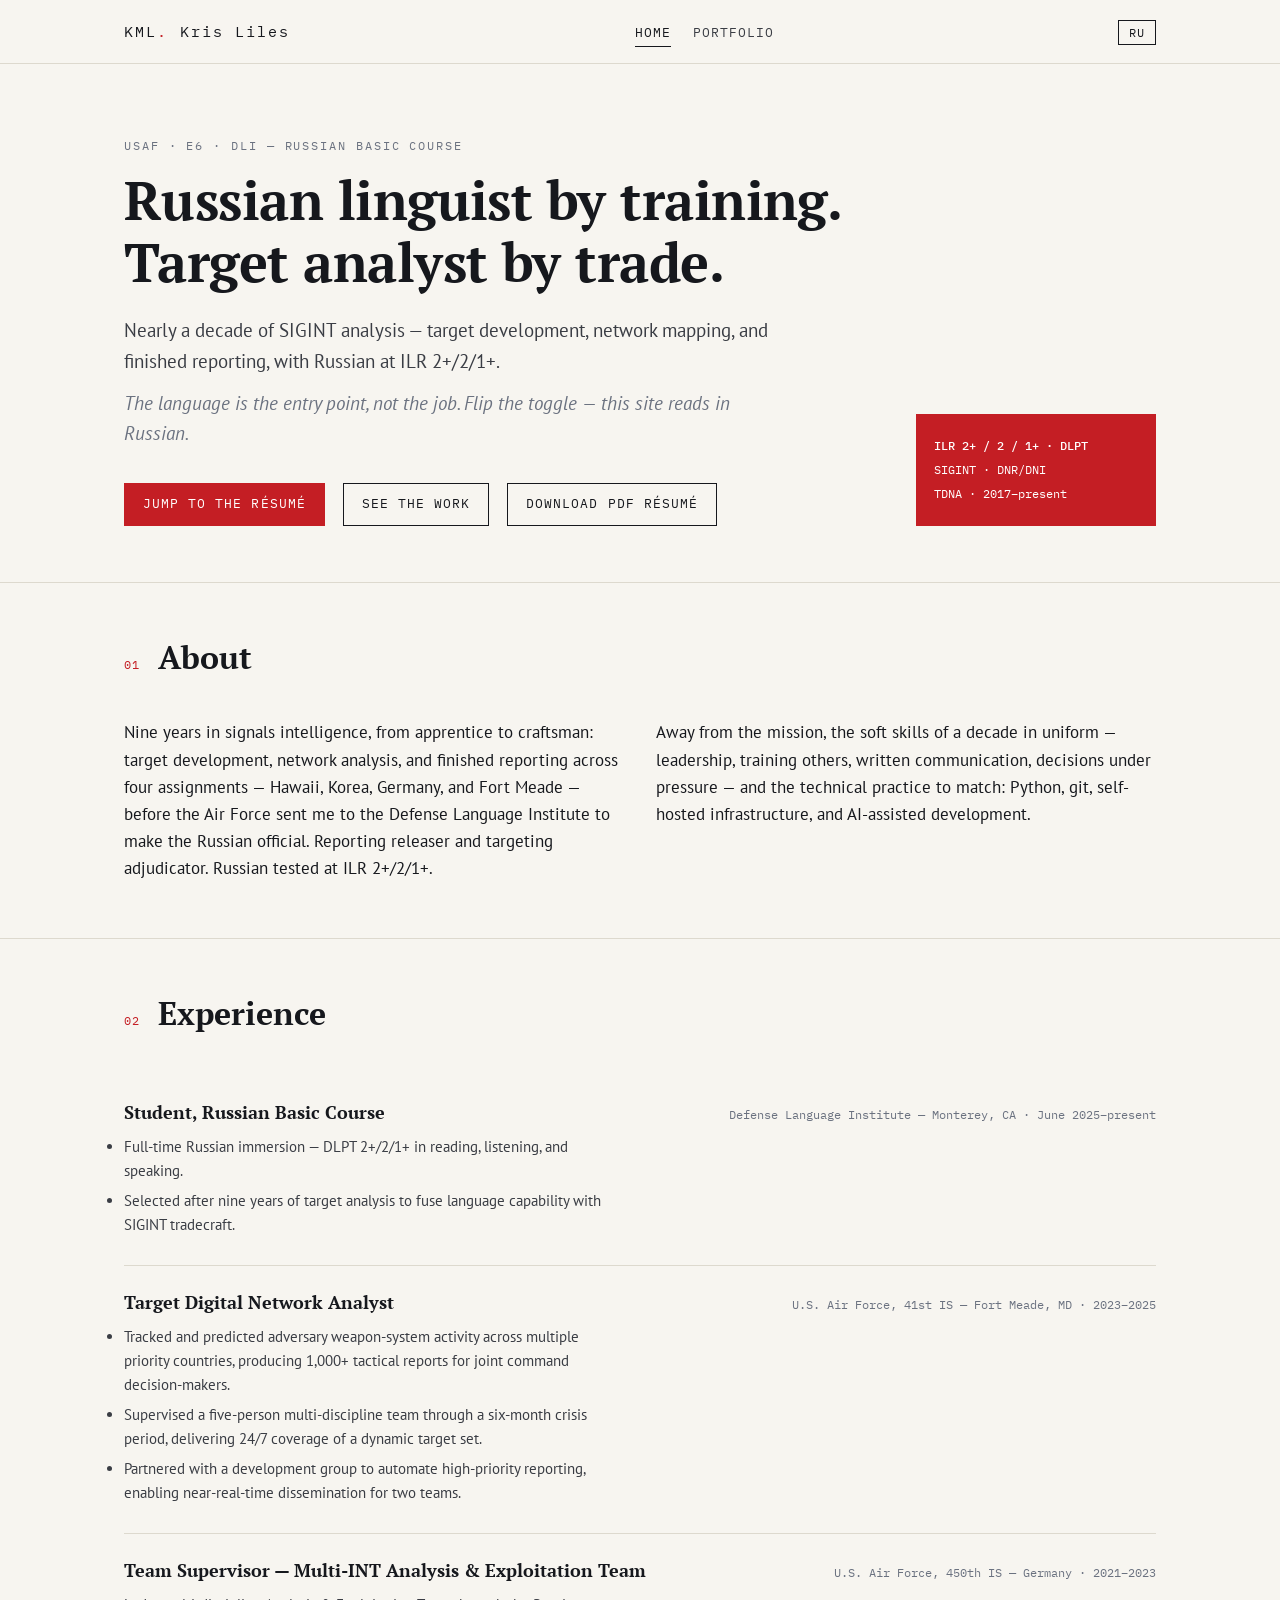
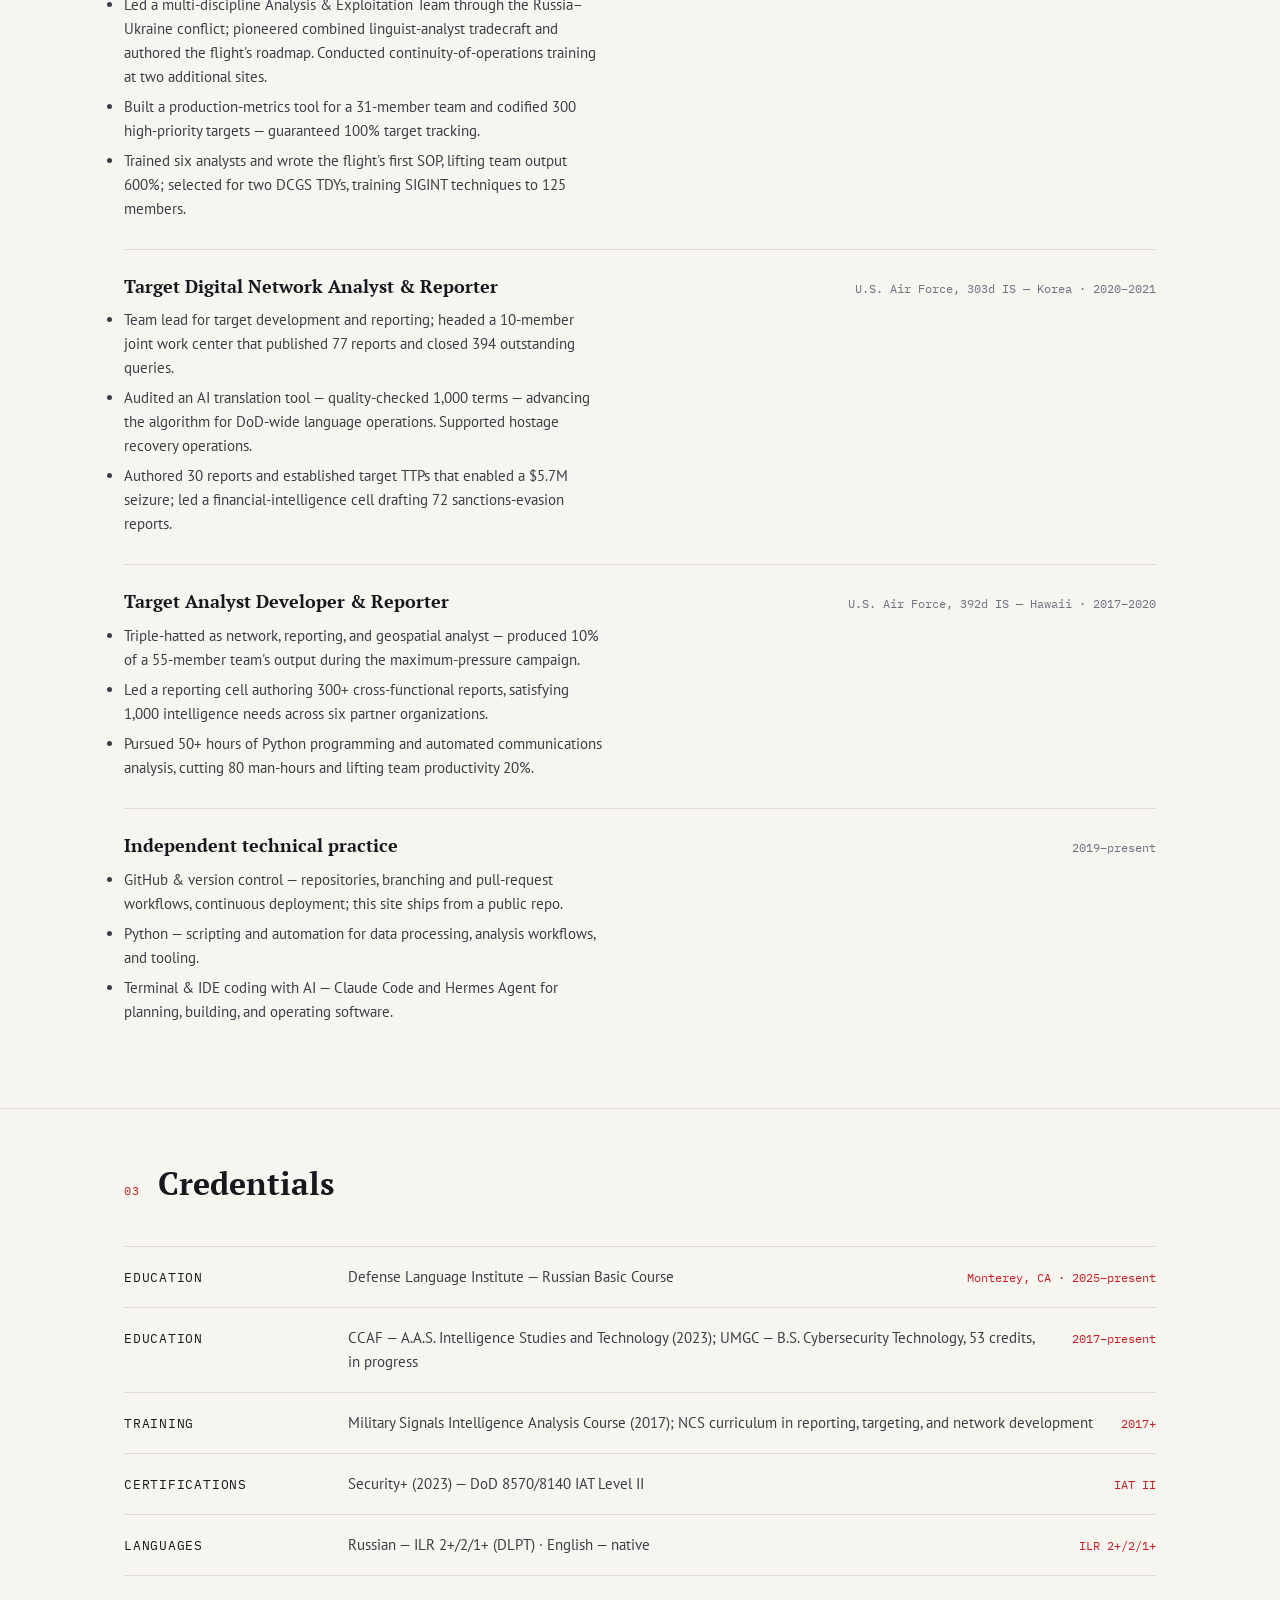
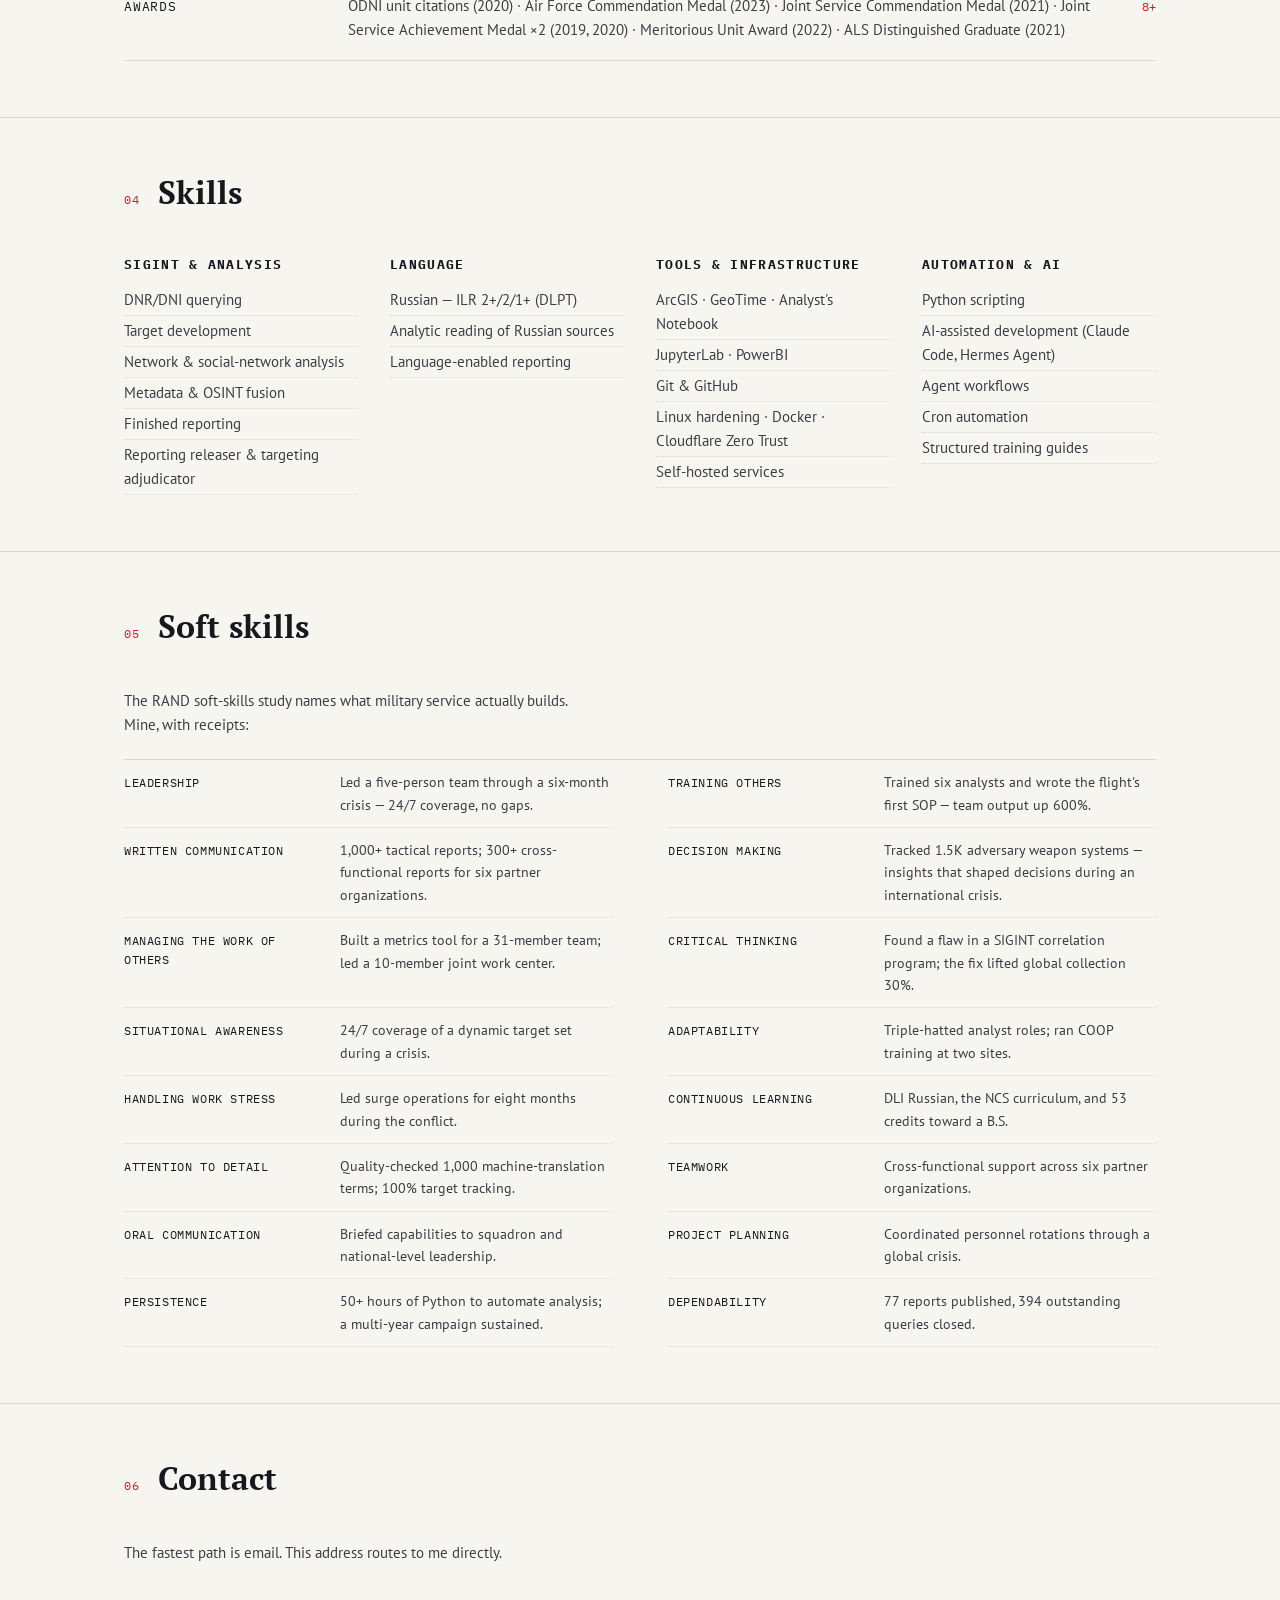
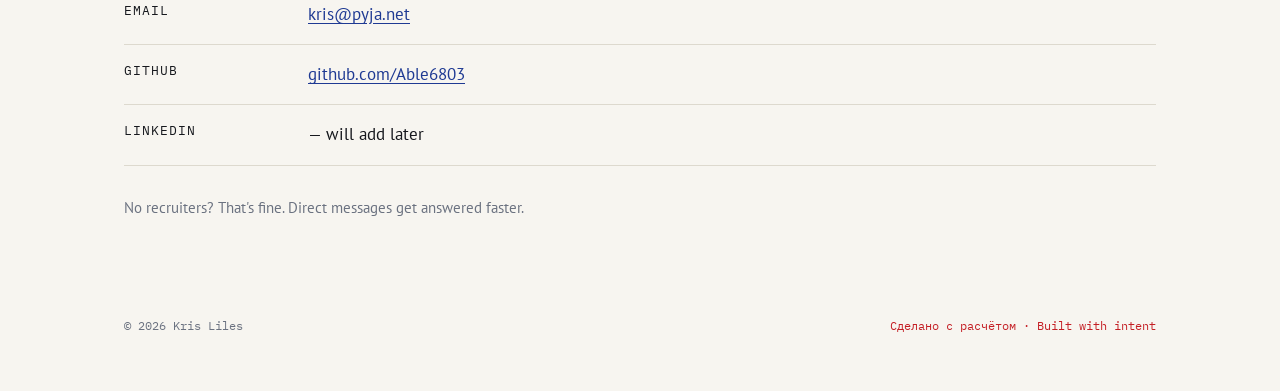
<file: index.html>
<!DOCTYPE html>
<html lang="en">
<head>
  <meta charset="UTF-8">
  <meta name="viewport" content="width=device-width, initial-scale=1.0">
  <title>Kris Liles — Target Digital Network Analyst</title>
  <meta name="description" content="Kris Liles — USAF Target Digital Network Analyst with Russian at ILR 2+/2/1+. Nine years of SIGINT analysis: target development, network mapping, finished reporting.">
  <link rel="preconnect" href="https://fonts.googleapis.com">
  <link rel="preconnect" href="https://fonts.gstatic.com" crossorigin>
  <link href="https://fonts.googleapis.com/css2?family=IBM+Plex+Mono:wght@400;500&family=PT+Sans:wght@400;700&family=PT+Serif:ital,wght@0,400;0,700;1,400&display=swap" rel="stylesheet">
  <link rel="icon" href="data:image/svg+xml,%3Csvg xmlns='http://www.w3.org/2000/svg' viewBox='0 0 64 64'%3E%3Crect width='64' height='64' fill='%23C41E24'/%3E%3Ctext x='32' y='43' font-family='monospace' font-size='26' fill='%23fff' text-anchor='middle'%3EKML%3C/text%3E%3C/svg%3E">
  <link rel="stylesheet" href="assets/style.css">
</head>
<body>
  <header class="site-head">
    <div class="wrap">
      <a class="logo" href="index.html">KML<span class="logo-red">.</span> <span data-i18n="logo.tag">Kris Liles</span></a>
      <nav class="main-nav">
        <a href="index.html" class="active" data-i18n="nav.home">Home</a>
        <a href="portfolio.html" data-i18n="nav.portfolio">Portfolio</a>
      </nav>
      <button class="lang-toggle" aria-label="Switch language">RU</button>
    </div>
  </header>

  <section class="hero">
    <div class="wrap hero-grid">
      <div>
        <p class="eyebrow" data-i18n="hero.eyebrow">USAF · E6 · DLI — Russian Basic Course</p>
        <h1 data-i18n="hero.title">Russian linguist by training. Target analyst by trade.</h1>
        <p class="lede" data-i18n="hero.lede">Nearly a decade of SIGINT analysis — target development, network mapping, and finished reporting, with Russian at ILR 2+/2/1+.</p>
        <p class="lede ru-note" data-i18n="hero.lede.ru">The language is the entry point, not the job. Flip the toggle — this site reads in Russian.</p>
        <div class="hero-cta">
          <a class="btn primary" href="#experience" data-i18n="hero.cta.resume">Jump to the résumé</a>
          <a class="btn" href="portfolio.html" data-i18n="hero.cta.work">See the work</a>
          <a class="btn" href="resume.pdf" data-i18n="resume.download">Download PDF résumé</a>
        </div>
      </div>
      <aside class="red-panel">
        <div><b data-i18n="hero.m.dlpt">ILR 2+ / 2 / 1+ · DLPT</b></div>
        <div data-i18n="hero.m.sigint">SIGINT · DNR/DNI</div>
        <div data-i18n="hero.m.exp">TDNA · 2017–present</div>
      </aside>
    </div>
  </section>

  <section class="section">
    <div class="wrap">
      <div class="section-head">
        <span class="sec-num" data-i18n="sec.about.num">01</span>
        <h2 data-i18n="sec.about">About</h2>
      </div>
      <div class="skill-cols" style="grid-template-columns: 1fr 1fr;">
        <div>
          <p data-i18n="about.p1">Nine years in signals intelligence, from apprentice to craftsman: target development, network analysis, and finished reporting across four assignments — Hawaii, Korea, Germany, and Fort Meade. Reporting releaser and targeting adjudicator. Russian tested at ILR 2+/2/1+.</p>
        </div>
        <div>
          <p data-i18n="about.p2">Away from the mission, the soft skills of a decade in uniform — leadership, training others, written communication, decisions under pressure — and the technical practice to match: Python, git, self-hosted infrastructure, and AI-assisted development.</p>
        </div>
      </div>
    </div>
  </section>

  <section class="section" id="experience">
    <div class="wrap resume-section">
      <div class="section-head">
        <span class="sec-num" data-i18n="resume.exp.num">02</span>
        <h2 data-i18n="resume.exp">Experience</h2>
      </div>

      <div class="resume-entry">
        <div class="entry-head">
          <h4 data-i18n="exp.1.t">Student, Russian Basic Course</h4>
          <span class="when" data-i18n="exp.1.w">Defense Language Institute — Monterey, CA · June 2025–present</span>
        </div>
        <ul class="entry-body">
          <li data-i18n="exp.1.b1">Full-time Russian immersion — DLPT 2+/2/1+ in reading, listening, and speaking.</li>
          <li data-i18n="exp.1.b2">Selected after nine years of target analysis to fuse language capability with SIGINT tradecraft.</li>
        </ul>
      </div>

      <div class="resume-entry">
        <div class="entry-head">
          <h4 data-i18n="exp.2.t">Target Digital Network Analyst</h4>
          <span class="when" data-i18n="exp.2.w">U.S. Air Force, 41st IS — Fort Meade, MD · 2023–present</span>
        </div>
        <ul class="entry-body">
          <li data-i18n="exp.2.b1">Tracked and predicted adversary weapon-system activity across multiple priority countries, producing 1,000+ tactical reports for joint command decision-makers.</li>
          <li data-i18n="exp.2.b2">Supervised a five-person multi-discipline team through a six-month crisis period, delivering 24/7 coverage of a dynamic target set.</li>
          <li data-i18n="exp.2.b3">Partnered with a development group to automate high-priority reporting, enabling near-real-time dissemination for two teams.</li>
        </ul>
      </div>

      <div class="resume-entry">
        <div class="entry-head">
          <h4 data-i18n="exp.3.t">Team Supervisor — Multi-INT Analysis &amp; Exploitation Team</h4>
          <span class="when" data-i18n="exp.3.w">U.S. Air Force, 450th IS — Germany · 2021–2023</span>
        </div>
        <ul class="entry-body">
          <li data-i18n="exp.3.b1">Led a multi-discipline Analysis &amp; Exploitation Team supporting tactical units through the Russia–Ukraine conflict.</li>
          <li data-i18n="exp.3.b2">Ran team supervision and shift operations in a multi-INT environment.</li>
          <li data-i18n="exp.3.b3">Conducted continuity-of-operations training at two additional sites.</li>
        </ul>
      </div>

      <div class="resume-entry">
        <div class="entry-head">
          <h4 data-i18n="exp.4.t">Target Digital Network Analyst &amp; Reporter</h4>
          <span class="when" data-i18n="exp.4.w">U.S. Air Force, 303d IS — Korea · 2020–2021</span>
        </div>
        <ul class="entry-body">
          <li data-i18n="exp.4.b1">Team lead for target development and reporting operations.</li>
          <li data-i18n="exp.4.b2">Supported hostage recovery operations.</li>
          <li data-i18n="exp.4.b3">Authored 30 reports and established target TTPs that enabled a $5.7M seizure; led a financial-intelligence cell drafting 72 sanctions-evasion reports.</li>
        </ul>
      </div>

      <div class="resume-entry">
        <div class="entry-head">
          <h4 data-i18n="exp.5.t">Target Analyst Developer &amp; Reporter</h4>
          <span class="when" data-i18n="exp.5.w">U.S. Air Force, 392d IS — Hawaii · 2017–2020</span>
        </div>
        <ul class="entry-body">
          <li data-i18n="exp.5.b1">Target analysis and reporting in support of the U.S. government's maximum-pressure campaign.</li>
          <li data-i18n="exp.5.b2">Cross-functional team support across joint intelligence organizations.</li>
          <li data-i18n="exp.5.b3">Pursued 50+ hours of Python programming and automated communications analysis, cutting 80 man-hours and lifting team productivity 20%.</li>
        </ul>
      </div>

      <div class="resume-entry">
        <div class="entry-head">
          <h4 data-i18n="exp.6.t">Independent technical practice</h4>
          <span class="when" data-i18n="exp.6.w">2022–present</span>
        </div>
        <ul class="entry-body">
          <li data-i18n="exp.6.b1">GitHub &amp; version control — repositories, branching and pull-request workflows, continuous deployment; this site ships from a public repo.</li>
          <li data-i18n="exp.6.b2">Python — scripting and automation for data processing, analysis workflows, and tooling.</li>
          <li data-i18n="exp.6.b3">Terminal &amp; IDE coding with AI — Claude Code and Hermes Agent for planning, building, and operating software.</li>
        </ul>
      </div>
    </div>
  </section>

  <section class="section">
    <div class="wrap">
      <div class="section-head">
        <span class="sec-num" data-i18n="sec.cred.num">03</span>
        <h2 data-i18n="sec.cred">Credentials</h2>
      </div>
      <div class="instruments">
        <div class="instrument">
          <div class="k" data-i18n="cred.edu1.k">Education</div>
          <div class="v" data-i18n="cred.edu1.v">Defense Language Institute — Russian Basic Course</div>
          <div class="m" data-i18n="cred.edu1.m">Monterey, CA · 2025–present</div>
        </div>
        <div class="instrument">
          <div class="k" data-i18n="cred.edu2.k">Education</div>
          <div class="v" data-i18n="cred.edu2.v">CCAF — A.A.S. Intelligence Studies and Technology (2023); UMGC — B.S. Cybersecurity Technology, 53 credits, in progress</div>
          <div class="m" data-i18n="cred.edu2.m">2017–present</div>
        </div>
        <div class="instrument">
          <div class="k" data-i18n="cred.train.k">Training</div>
          <div class="v" data-i18n="cred.train.v">Military Signals Intelligence Analysis Course (2017); NCS curriculum in reporting, targeting, and network development</div>
          <div class="m" data-i18n="cred.train.m">2017+</div>
        </div>
        <div class="instrument">
          <div class="k" data-i18n="cred.cert.k">Certifications</div>
          <div class="v" data-i18n="cred.cert.v">Security+ (2023) — DoD 8570/8140 IAT Level II</div>
          <div class="m" data-i18n="cred.cert.m">IAT II</div>
        </div>
        <div class="instrument">
          <div class="k" data-i18n="cred.lang.k">Languages</div>
          <div class="v" data-i18n="cred.lang.v">Russian — ILR 2+/2/1+ (DLPT) · English — native</div>
          <div class="m" data-i18n="cred.lang.m">ILR 2+/2/1+</div>
        </div>
        <div class="instrument">
          <div class="k" data-i18n="cred.awards.k">Awards</div>
          <div class="v" data-i18n="cred.awards.v">ODNI unit citations (2020) · Air Force Commendation Medal (2023) · Joint Service Commendation Medal (2021) · Joint Service Achievement Medal ×2 (2019, 2020) · Meritorious Unit Award (2022) · ALS Distinguished Graduate (2021)</div>
          <div class="m" data-i18n="cred.awards.m">8+</div>
        </div>
      </div>
    </div>
  </section>

  <section class="section">
    <div class="wrap resume-section">
      <div class="section-head">
        <span class="sec-num" data-i18n="resume.skills.num">04</span>
        <h2 data-i18n="resume.skills">Skills</h2>
      </div>
      <div class="skill-cols">
        <div>
          <h4 data-i18n="skills.cyber">SIGINT &amp; analysis</h4>
          <ul>
            <li data-i18n="sk.cyber.1">DNR/DNI querying</li>
            <li data-i18n="sk.cyber.2">Target development</li>
            <li data-i18n="sk.cyber.3">Network &amp; social-network analysis</li>
            <li data-i18n="sk.cyber.4">Metadata &amp; OSINT fusion</li>
            <li data-i18n="sk.cyber.5">Finished reporting</li>
            <li data-i18n="sk.cyber.6">Reporting releaser &amp; targeting adjudicator</li>
          </ul>
        </div>
        <div>
          <h4 data-i18n="skills.lang">Language</h4>
          <ul>
            <li data-i18n="sk.lang.1">Russian — ILR 2+/2/1+ (DLPT)</li>
            <li data-i18n="sk.lang.2">Analytic reading of Russian sources</li>
            <li data-i18n="sk.lang.3">Language-enabled reporting</li>
          </ul>
        </div>
        <div>
          <h4 data-i18n="skills.infra">Tools &amp; infrastructure</h4>
          <ul>
            <li data-i18n="sk.infra.1">ArcGIS · GeoTime · Analyst's Notebook</li>
            <li data-i18n="sk.infra.2">JupyterLab · PowerBI</li>
            <li data-i18n="sk.infra.3">Git &amp; GitHub</li>
            <li data-i18n="sk.infra.4">Linux hardening · Docker · Cloudflare Zero Trust</li>
            <li data-i18n="sk.infra.5">Self-hosted services</li>
          </ul>
        </div>
        <div>
          <h4 data-i18n="skills.ai">Automation &amp; AI</h4>
          <ul>
            <li data-i18n="sk.ai.1">Python scripting</li>
            <li data-i18n="sk.ai.2">AI-assisted development (Claude Code, Hermes Agent)</li>
            <li data-i18n="sk.ai.3">Agent workflows</li>
            <li data-i18n="sk.ai.4">Cron automation</li>
            <li data-i18n="sk.ai.5">Structured training guides</li>
          </ul>
        </div>
      </div>
    </div>
  </section>

  <section class="section">
    <div class="wrap">
      <div class="section-head">
        <span class="sec-num" data-i18n="sec.soft.num">05</span>
        <h2 data-i18n="sec.soft">Soft skills</h2>
      </div>
      <p class="entry-body" style="margin-bottom: 22px; color: var(--ink-soft);" data-i18n="soft.lead">The RAND soft-skills study names what military service actually builds. Mine, with receipts:</p>
      <div class="soft-grid">
        <div class="soft-row">
          <div class="sk" data-i18n="soft.1.k">Leadership</div>
          <div class="ev" data-i18n="soft.1.v">Led a five-person team through a six-month crisis — 24/7 coverage, no gaps.</div>
        </div>
        <div class="soft-row">
          <div class="sk" data-i18n="soft.2.k">Training others</div>
          <div class="ev" data-i18n="soft.2.v">Trained six analysts and wrote the flight's first SOP — team output up 600%.</div>
        </div>
        <div class="soft-row">
          <div class="sk" data-i18n="soft.3.k">Written communication</div>
          <div class="ev" data-i18n="soft.3.v">1,000+ tactical reports; 300+ cross-functional reports for six partner organizations.</div>
        </div>
        <div class="soft-row">
          <div class="sk" data-i18n="soft.4.k">Decision making</div>
          <div class="ev" data-i18n="soft.4.v">Tracked 1.5K adversary weapon systems — insights that shaped decisions during an international crisis.</div>
        </div>
        <div class="soft-row">
          <div class="sk" data-i18n="soft.5.k">Managing the work of others</div>
          <div class="ev" data-i18n="soft.5.v">Built a metrics tool for a 31-member team; led a 10-member joint work center.</div>
        </div>
        <div class="soft-row">
          <div class="sk" data-i18n="soft.6.k">Critical thinking</div>
          <div class="ev" data-i18n="soft.6.v">Found a flaw in a SIGINT correlation program; the fix lifted global collection 30%.</div>
        </div>
        <div class="soft-row">
          <div class="sk" data-i18n="soft.7.k">Situational awareness</div>
          <div class="ev" data-i18n="soft.7.v">24/7 coverage of a dynamic target set during a crisis.</div>
        </div>
        <div class="soft-row">
          <div class="sk" data-i18n="soft.8.k">Adaptability</div>
          <div class="ev" data-i18n="soft.8.v">Triple-hatted analyst roles; ran COOP training at two sites.</div>
        </div>
        <div class="soft-row">
          <div class="sk" data-i18n="soft.9.k">Handling work stress</div>
          <div class="ev" data-i18n="soft.9.v">Led surge operations for eight months during the conflict.</div>
        </div>
        <div class="soft-row">
          <div class="sk" data-i18n="soft.10.k">Continuous learning</div>
          <div class="ev" data-i18n="soft.10.v">DLI Russian, the NCS curriculum, and 53 credits toward a B.S.</div>
        </div>
        <div class="soft-row">
          <div class="sk" data-i18n="soft.11.k">Attention to detail</div>
          <div class="ev" data-i18n="soft.11.v">Quality-checked 1,000 machine-translation terms; 100% target tracking.</div>
        </div>
        <div class="soft-row">
          <div class="sk" data-i18n="soft.12.k">Teamwork</div>
          <div class="ev" data-i18n="soft.12.v">Cross-functional support across six partner organizations.</div>
        </div>
        <div class="soft-row">
          <div class="sk" data-i18n="soft.13.k">Oral communication</div>
          <div class="ev" data-i18n="soft.13.v">Briefed capabilities to squadron and national-level leadership.</div>
        </div>
        <div class="soft-row">
          <div class="sk" data-i18n="soft.14.k">Project planning</div>
          <div class="ev" data-i18n="soft.14.v">Coordinated personnel rotations through a global crisis.</div>
        </div>
        <div class="soft-row">
          <div class="sk" data-i18n="soft.15.k">Persistence</div>
          <div class="ev" data-i18n="soft.15.v">50+ hours of Python to automate analysis; a multi-year campaign sustained.</div>
        </div>
        <div class="soft-row">
          <div class="sk" data-i18n="soft.16.k">Dependability</div>
          <div class="ev" data-i18n="soft.16.v">77 reports published, 394 outstanding queries closed.</div>
        </div>
      </div>
    </div>
  </section>

  <section class="section" id="contact" style="border-bottom: none;">
    <div class="wrap">
      <div class="section-head">
        <span class="sec-num" data-i18n="sec.contact.num">06</span>
        <h2 data-i18n="sec.contact">Contact</h2>
      </div>
      <p class="entry-body" style="margin-bottom: 20px; color: var(--ink-soft);" data-i18n="contact.lead">The fastest path is email. This address routes to me directly.</p>
      <div class="contact-row">
        <div class="k" data-i18n="contact.email">Email</div>
        <div><a href="mailto:kris@pyja.net">kris@pyja.net</a></div>
      </div>
      <div class="contact-row">
        <div class="k" data-i18n="contact.github">GitHub</div>
        <div><a href="https://github.com/Able6803">github.com/Able6803</a></div>
      </div>
      <div class="contact-row">
        <div class="k" data-i18n="contact.linkedin">LinkedIn</div>
        <div data-i18n="contact.linkedin.v">— will add later</div>
      </div>
      <p class="entry-body" style="margin-top: 30px; color: var(--steel);" data-i18n="contact.note">No recruiters? That's fine. Direct messages get answered faster.</p>
    </div>
  </section>

  <footer class="site-foot">
    <div class="wrap" style="width: 100%; display: flex; justify-content: space-between; gap: 16px; flex-wrap: wrap;">
      <span data-i18n="foot.left">© 2026 Kris Liles</span>
      <span class="foot-ru" data-i18n="foot.right">Сделано с расчётом · Built with intent</span>
    </div>
  </footer>

  <script src="assets/app.js"></script>
</body>
</html>
</file>
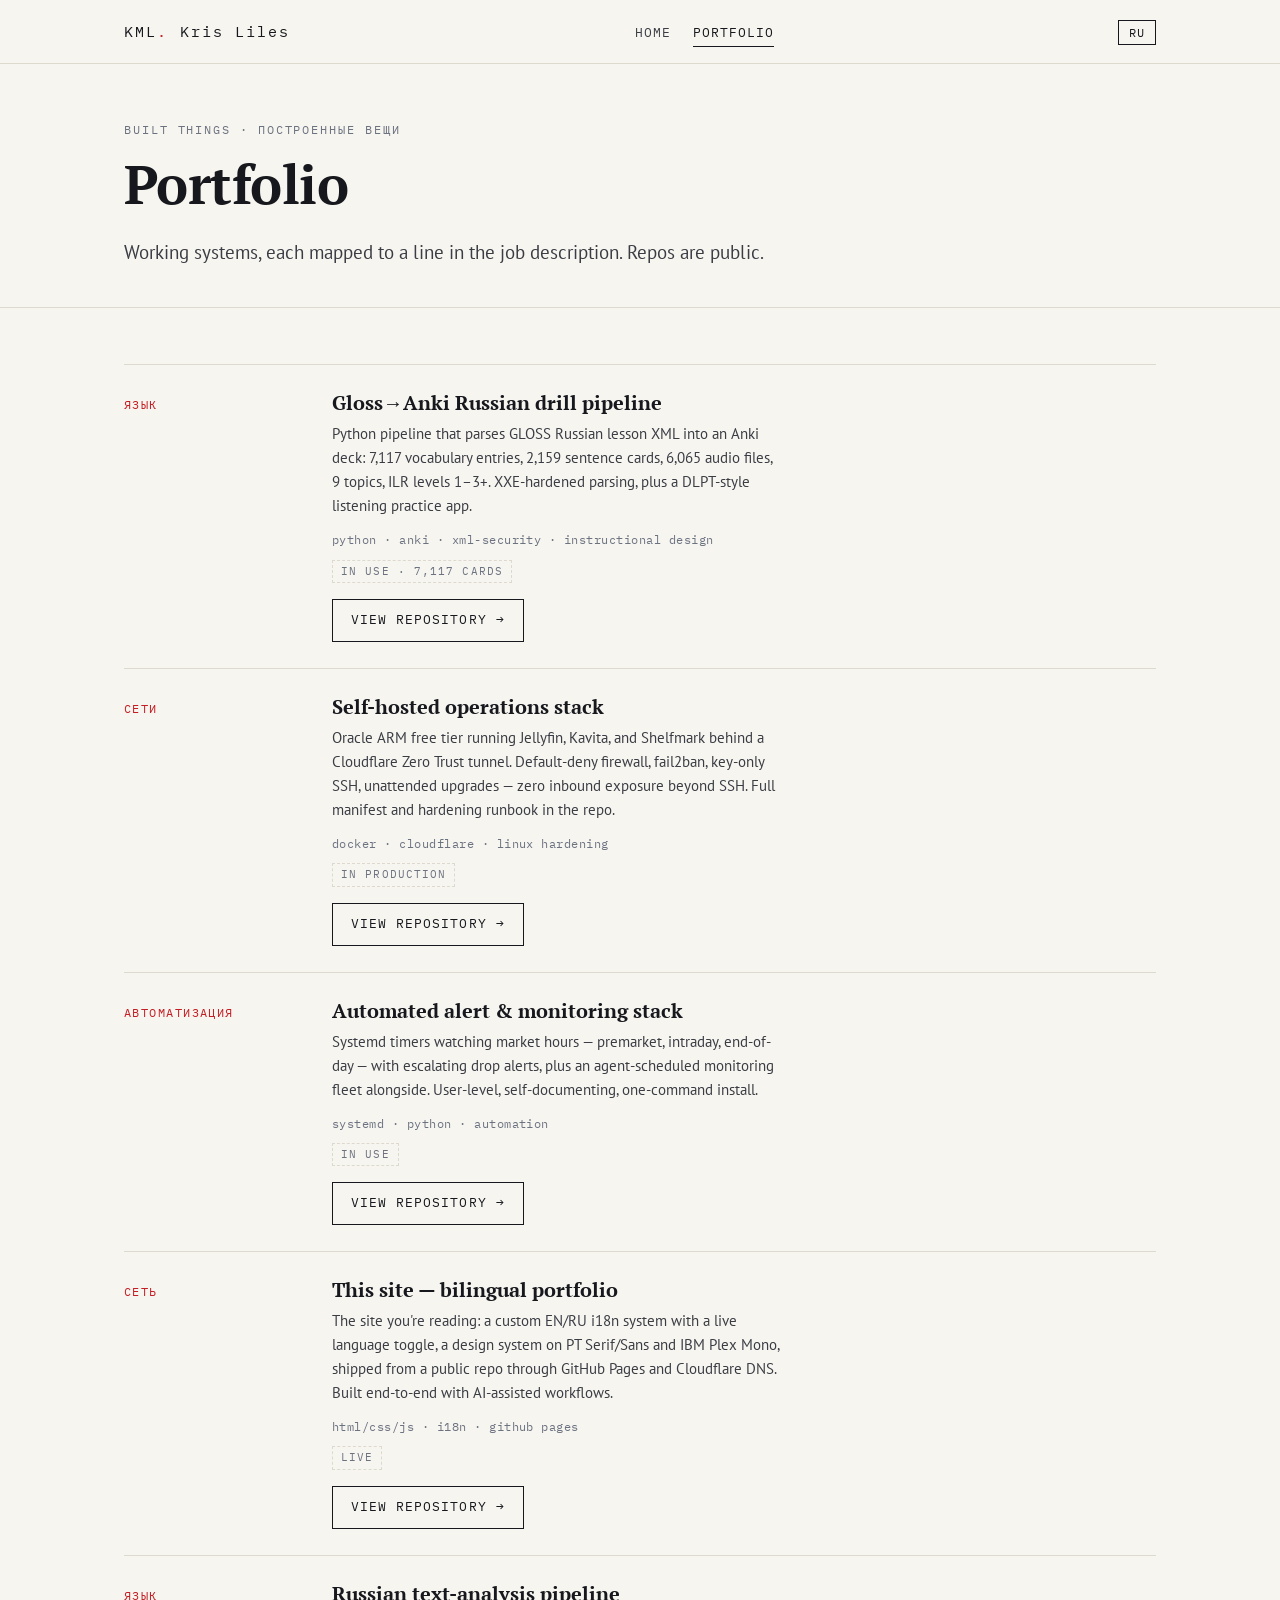
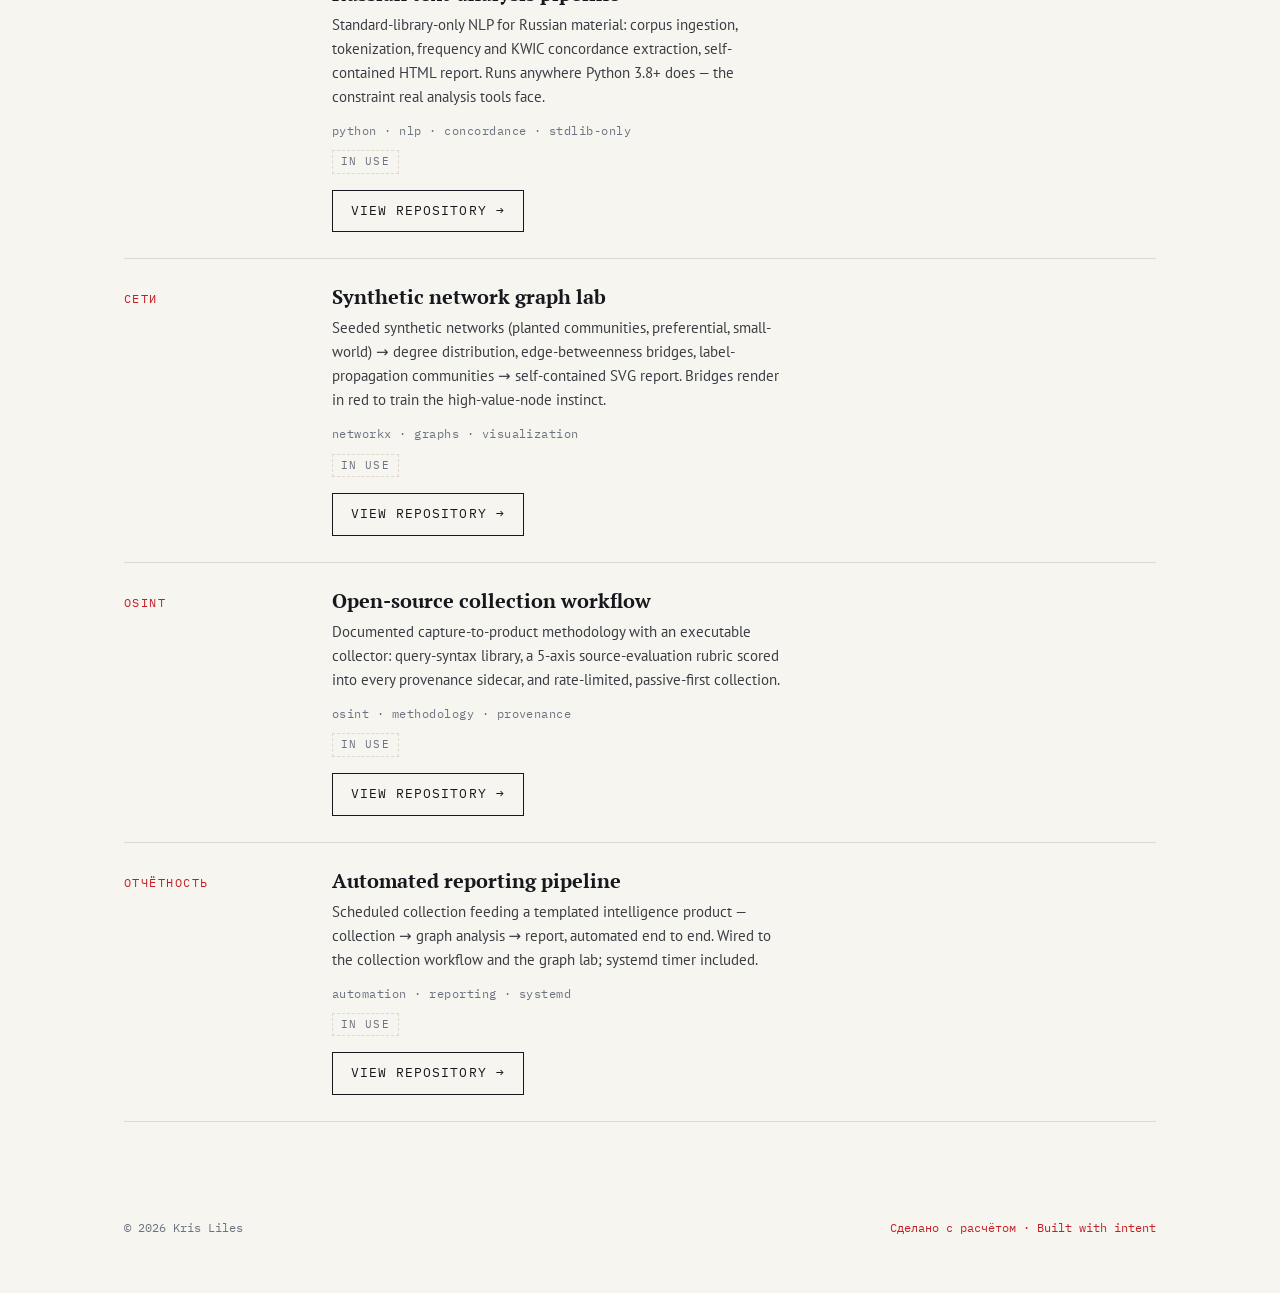
<file: portfolio.html>
<!DOCTYPE html>
<html lang="en">
<head>
  <meta charset="UTF-8">
  <meta name="viewport" content="width=device-width, initial-scale=1.0">
  <title>Portfolio — Kris Liles</title>
  <meta name="description" content="Portfolio of Kris Liles — Russian drill pipeline, self-hosted operations stack, automated alerting, and this bilingual site.">
  <link rel="icon" href="data:image/svg+xml,%3Csvg xmlns='http://www.w3.org/2000/svg' viewBox='0 0 64 64'%3E%3Crect width='64' height='64' fill='%23C41E24'/%3E%3Ctext x='32' y='43' font-family='monospace' font-size='26' fill='%23fff' text-anchor='middle'%3EKML%3C/text%3E%3C/svg%3E">
  <link rel="preconnect" href="https://fonts.googleapis.com">
  <link rel="preconnect" href="https://fonts.gstatic.com" crossorigin>
  <link href="https://fonts.googleapis.com/css2?family=IBM+Plex+Mono:wght@400;500&family=PT+Sans:wght@400;700&family=PT+Serif:ital,wght@0,400;0,700;1,400&display=swap" rel="stylesheet">
  <link rel="stylesheet" href="assets/style.css">
</head>
<body>
  <header class="site-head">
    <div class="wrap">
      <a class="logo" href="index.html">KML<span class="logo-red">.</span> <span data-i18n="logo.tag">Kris Liles</span></a>
      <nav class="main-nav">
        <a href="index.html" data-i18n="nav.home">Home</a>
        <a href="portfolio.html" class="active" data-i18n="nav.portfolio">Portfolio</a>
      </nav>
      <button class="lang-toggle" aria-label="Switch language">RU</button>
    </div>
  </header>

  <section class="hero" style="padding: 56px 0 40px;">
    <div class="wrap">
      <p class="eyebrow" data-i18n="portfolio.eyebrow">Built things · Построенные вещи</p>
      <h1 data-i18n="portfolio.title">Portfolio</h1>
      <p class="lede" data-i18n="portfolio.lead">Four working systems, each mapped to a line in the job description. Repos are public.</p>
    </div>
  </section>

  <section class="section" style="border-bottom: none;">
    <div class="wrap">
      <div class="dossier">
        <div class="dossier-item">
          <div class="cat" data-i18n="pf.1.cat">Язык</div>
          <div>
            <h3 data-i18n="pf.1.t">Gloss→Anki Russian drill pipeline</h3>
            <p class="desc" data-i18n="pf.1.d">Python pipeline that parses GLOSS Russian lesson XML into an Anki deck: 7,117 vocabulary entries, 2,159 sentence cards, 6,065 audio files, 9 topics, ILR levels 1–3+. XXE-hardened parsing, plus a DLPT-style listening practice app.</p>
            <p class="tags" data-i18n="pf.1.tags">python · anki · xml-security · instructional design</p>
            <span class="status" data-i18n="pf.1.status">In use · 7,117 cards</span>
            <div style="margin-top: 16px;"><a class="btn" href="https://github.com/Able6803/russian-drill-pipeline"><span data-i18n="pf.repo.link">View repository →</span></a></div>
          </div>
        </div>
        <div class="dossier-item">
          <div class="cat" data-i18n="pf.2.cat">Инфраструктура</div>
          <div>
            <h3 data-i18n="pf.2.t">Self-hosted operations stack</h3>
            <p class="desc" data-i18n="pf.2.d">Oracle ARM free tier running Jellyfin, Kavita, and Shelfmark behind a Cloudflare Zero Trust tunnel. Default-deny firewall, fail2ban, key-only SSH, unattended upgrades — zero inbound exposure beyond SSH. Full manifest and hardening runbook in the repo.</p>
            <p class="tags" data-i18n="pf.2.tags">docker · cloudflare · linux hardening</p>
            <span class="status" data-i18n="pf.2.status">In production</span>
            <div style="margin-top: 16px;"><a class="btn" href="https://github.com/Able6803/selfhost-infra"><span data-i18n="pf.repo.link">View repository →</span></a></div>
          </div>
        </div>
        <div class="dossier-item">
          <div class="cat" data-i18n="pf.3.cat">Автоматизация</div>
          <div>
            <h3 data-i18n="pf.3.t">Automated alert &amp; monitoring stack</h3>
            <p class="desc" data-i18n="pf.3.d">Systemd timers watching market hours — premarket, intraday, end-of-day — with escalating drop alerts, plus an agent-scheduled monitoring fleet alongside. User-level, self-documenting, one-command install.</p>
            <p class="tags" data-i18n="pf.3.tags">systemd · python · automation</p>
            <span class="status" data-i18n="pf.3.status">In use</span>
            <div style="margin-top: 16px;"><a class="btn" href="https://github.com/Able6803/voo-alerts"><span data-i18n="pf.repo.link">View repository →</span></a></div>
          </div>
        </div>
        <div class="dossier-item">
          <div class="cat" data-i18n="pf.4.cat">Сеть</div>
          <div>
            <h3 data-i18n="pf.4.t">This site — bilingual portfolio</h3>
            <p class="desc" data-i18n="pf.4.d">The site you're reading: a custom EN/RU i18n system with a live language toggle, a design system on PT Serif/Sans and IBM Plex Mono, shipped from a public repo through GitHub Pages and Cloudflare DNS. Built end-to-end with AI-assisted workflows.</p>
            <p class="tags" data-i18n="pf.4.tags">html/css/js · i18n · github pages</p>
            <span class="status" data-i18n="pf.4.status">Live</span>
            <div style="margin-top: 16px;"><a class="btn" href="https://github.com/Able6803/pyja-portfolio"><span data-i18n="pf.repo.link">View repository →</span></a></div>
          </div>
        </div>
        <div class="dossier-item">
          <div class="cat" data-i18n="pf.5.cat">Язык</div>
          <div>
            <h3 data-i18n="pf.5.t">Russian text-analysis pipeline</h3>
            <p class="desc" data-i18n="pf.5.d">Standard-library-only NLP for Russian material: corpus ingestion, tokenization, frequency and KWIC concordance extraction, self-contained HTML report. Runs anywhere Python 3.8+ does — the constraint real analysis tools face.</p>
            <p class="tags" data-i18n="pf.5.tags">python · nlp · concordance · stdlib-only</p>
            <span class="status" data-i18n="pf.5.status">In use</span>
            <div style="margin-top: 16px;"><a class="btn" href="https://github.com/Able6803/russian-text-pipeline"><span data-i18n="pf.repo.link">View repository →</span></a></div>
          </div>
        </div>
        <div class="dossier-item">
          <div class="cat" data-i18n="pf.6.cat">Сети</div>
          <div>
            <h3 data-i18n="pf.6.t">Synthetic network graph lab</h3>
            <p class="desc" data-i18n="pf.6.d">Seeded synthetic networks (planted communities, preferential, small-world) → degree distribution, edge-betweenness bridges, label-propagation communities → self-contained SVG report. Bridges render in red to train the high-value-node instinct.</p>
            <p class="tags" data-i18n="pf.6.tags">networkx · graphs · visualization</p>
            <span class="status" data-i18n="pf.6.status">In use</span>
            <div style="margin-top: 16px;"><a class="btn" href="https://github.com/Able6803/network-graph-lab"><span data-i18n="pf.repo.link">View repository →</span></a></div>
          </div>
        </div>
        <div class="dossier-item">
          <div class="cat" data-i18n="pf.7.cat">OSINT</div>
          <div>
            <h3 data-i18n="pf.7.t">Open-source collection workflow</h3>
            <p class="desc" data-i18n="pf.7.d">Documented capture-to-product methodology with an executable collector: query-syntax library, a 5-axis source-evaluation rubric scored into every provenance sidecar, and rate-limited, passive-first collection.</p>
            <p class="tags" data-i18n="pf.7.tags">osint · methodology · provenance</p>
            <span class="status" data-i18n="pf.7.status">In use</span>
            <div style="margin-top: 16px;"><a class="btn" href="https://github.com/Able6803/osint-collection-workflow"><span data-i18n="pf.repo.link">View repository →</span></a></div>
          </div>
        </div>
        <div class="dossier-item">
          <div class="cat" data-i18n="pf.8.cat">Отчётность</div>
          <div>
            <h3 data-i18n="pf.8.t">Automated reporting pipeline</h3>
            <p class="desc" data-i18n="pf.8.d">Scheduled collection feeding a templated intelligence product — collection → graph analysis → report, automated end to end. Wired to the collection workflow and the graph lab; systemd timer included.</p>
            <p class="tags" data-i18n="pf.8.tags">automation · reporting · systemd</p>
            <span class="status" data-i18n="pf.8.status">In use</span>
            <div style="margin-top: 16px;"><a class="btn" href="https://github.com/Able6803/reporting-pipeline"><span data-i18n="pf.repo.link">View repository →</span></a></div>
          </div>
        </div>
      </div>
    </div>
  </section>

  <footer class="site-foot">
    <div class="wrap" style="width: 100%; display: flex; justify-content: space-between; gap: 16px; flex-wrap: wrap;">
      <span data-i18n="foot.left">© 2026 Kris Liles</span>
      <span class="foot-ru" data-i18n="foot.right">Сделано с расчётом · Built with intent</span>
    </div>
  </footer>

  <script src="assets/app.js"></script>
</body>
</html>
</file>
<file: assets/style.css>
/* pyja.net — bilingual dossier, v2 (market-mapped)
   Tokens: paper #F7F5F0 · ink #16181D · red #C41E24 · hairline #DDD9CE
   Type: PT Serif (display) · PT Sans (body) · IBM Plex Mono (labels) */

:root {
  --paper: #F7F5F0;
  --ink: #16181D;
  --ink-soft: #3A3D44;
  --red: #C41E24;
  --red-deep: #9A151A;
  --hairline: #DDD9CE;
  --steel: #6B7280;
  --blue: #1F3A93;
  --mono: "IBM Plex Mono", monospace;
  --serif: "PT Serif", Georgia, serif;
  --sans: "PT Sans", system-ui, sans-serif;
}

* { margin: 0; padding: 0; box-sizing: border-box; }

html { scroll-behavior: smooth; }

body {
  background: var(--paper);
  color: var(--ink);
  font-family: var(--sans);
  font-size: 17px;
  line-height: 1.6;
  transition: opacity 220ms ease;
}
body.switching { opacity: 0; }

a { color: var(--blue); text-decoration: underline; text-underline-offset: 3px; }
a:hover { color: var(--red-deep); }
a:focus-visible, button:focus-visible {
  outline: 2px solid var(--red);
  outline-offset: 3px;
}

.wrap { max-width: 1080px; margin: 0 auto; padding: 0 24px; }

/* ————— header ————— */
.site-head {
  border-bottom: 1px solid var(--hairline);
  padding: 20px 0 16px;
}
.site-head .wrap {
  display: flex;
  align-items: baseline;
  justify-content: space-between;
  gap: 16px;
  flex-wrap: wrap;
}
.logo {
  font-family: var(--mono);
  font-size: 15px;
  letter-spacing: 0.14em;
  color: var(--ink);
  text-decoration: none;
}
.logo .logo-red { color: var(--red); }
nav.main-nav { display: flex; gap: 22px; align-items: baseline; flex-wrap: wrap; }
nav.main-nav a {
  font-family: var(--mono);
  font-size: 13px;
  letter-spacing: 0.08em;
  text-transform: uppercase;
  text-decoration: none;
  color: var(--ink-soft);
  border-bottom: 1px solid transparent;
  padding-bottom: 2px;
}
nav.main-nav a:hover { color: var(--red-deep); border-color: var(--red); }
nav.main-nav a.active { color: var(--ink); border-color: var(--ink); }

.lang-toggle {
  font-family: var(--mono);
  font-size: 12px;
  letter-spacing: 0.08em;
  background: none;
  border: 1px solid var(--ink);
  padding: 4px 10px;
  cursor: pointer;
  color: var(--ink);
}
.lang-toggle:hover { background: var(--ink); color: var(--paper); }

/* ————— type ————— */
.eyebrow {
  font-family: var(--mono);
  font-size: 12px;
  letter-spacing: 0.16em;
  text-transform: uppercase;
  color: var(--steel);
  margin-bottom: 14px;
}
h1, h2, h3 { font-family: var(--serif); font-weight: 700; line-height: 1.15; color: var(--ink); }
h1 { font-size: clamp(34px, 5vw, 54px); letter-spacing: -0.01em; }
h2 { font-size: clamp(24px, 3vw, 32px); margin-bottom: 18px; }
h3 { font-size: 20px; }
p + p { margin-top: 12px; }

/* ————— hero ————— */
.hero { padding: 72px 0 56px; border-bottom: 1px solid var(--hairline); }
.hero-grid {
  display: grid;
  grid-template-columns: minmax(0, 1fr) 240px;
  gap: 48px;
  align-items: end;
}
.hero h1 { margin-bottom: 22px; }
.hero .lede { font-size: 19px; max-width: 34em; color: var(--ink-soft); }
.hero .lede.ru-note { color: var(--steel); font-style: italic; }
.hero-cta { margin-top: 34px; display: flex; gap: 18px; flex-wrap: wrap; }

/* constructivist red field — the one bold move */
.red-panel {
  background: var(--red);
  color: #fff;
  padding: 20px 18px;
  font-family: var(--mono);
  font-size: 12px;
  line-height: 2;
}
.red-panel b { font-weight: 500; color: #fff; }

.btn {
  display: inline-block;
  font-family: var(--mono);
  font-size: 13px;
  letter-spacing: 0.08em;
  text-transform: uppercase;
  text-decoration: none;
  border: 1px solid var(--ink);
  color: var(--ink);
  padding: 10px 18px;
}
.btn:hover { background: var(--ink); color: var(--paper); }
.btn.primary { background: var(--red); border-color: var(--red); color: #fff; }
.btn.primary:hover { background: var(--red-deep); border-color: var(--red-deep); }

/* ————— sections ————— */
.section { padding: 56px 0; border-bottom: 1px solid var(--hairline); }
.section-head {
  display: flex;
  align-items: baseline;
  gap: 18px;
  margin-bottom: 26px;
}
.section-head .sec-num {
  font-family: var(--mono);
  font-size: 12px;
  color: var(--red);
  letter-spacing: 0.1em;
}

/* instruments = hairline table rows, not cards */
.instruments { border-top: 1px solid var(--hairline); }
.instrument {
  display: grid;
  grid-template-columns: 200px minmax(0, 1fr) auto;
  gap: 24px;
  padding: 18px 0;
  border-bottom: 1px solid var(--hairline);
  align-items: baseline;
}
.instrument .k {
  font-family: var(--mono);
  font-size: 13px;
  letter-spacing: 0.06em;
  text-transform: uppercase;
  color: var(--ink);
}
.instrument .v { font-size: 15px; color: var(--ink-soft); }
.instrument .m { font-family: var(--mono); font-size: 12px; color: var(--red); text-align: right; }

/* ————— dossier rows (portfolio) ————— */
.dossier { border-top: 1px solid var(--hairline); }
.dossier-item {
  display: grid;
  grid-template-columns: 180px minmax(0, 1fr);
  gap: 28px;
  padding: 26px 0;
  border-bottom: 1px solid var(--hairline);
}
.dossier-item .cat {
  font-family: var(--mono);
  font-size: 12px;
  letter-spacing: 0.12em;
  text-transform: uppercase;
  color: var(--red);
  padding-top: 4px;
}
.dossier-item h3 { margin-bottom: 8px; }
.dossier-item .desc { font-size: 15px; color: var(--ink-soft); max-width: 56ch; }
.dossier-item .tags { margin-top: 12px; font-family: var(--mono); font-size: 12px; color: var(--steel); letter-spacing: 0.04em; }
.dossier-item .status {
  margin-top: 10px;
  font-family: var(--mono);
  font-size: 11px;
  text-transform: uppercase;
  letter-spacing: 0.1em;
  color: var(--steel);
  border: 1px dashed var(--hairline);
  display: inline-block;
  padding: 2px 8px;
}

/* ————— resume ————— */
.resume-section h3 { margin-bottom: 4px; }
.resume-entry { padding: 22px 0; border-bottom: 1px solid var(--hairline); }
.resume-entry:last-child { border-bottom: none; }
.entry-head { display: flex; justify-content: space-between; gap: 16px; flex-wrap: wrap; align-items: baseline; }
.entry-head h4 { font-family: var(--serif); font-size: 18px; }
.entry-head .when { font-family: var(--mono); font-size: 12px; color: var(--steel); }
.entry-body { margin-top: 8px; font-size: 15px; color: var(--ink-soft); max-width: 60ch; }
.entry-body ul { margin-top: 8px; padding-left: 20px; }
.entry-body li { margin-bottom: 6px; }
.placeholder {
  font-family: var(--mono);
  font-size: 12px;
  letter-spacing: 0.08em;
  text-transform: uppercase;
  color: var(--red);
  border: 1px dashed var(--red);
  padding: 2px 8px;
  display: inline-block;
}

.skill-cols { display: grid; grid-template-columns: repeat(auto-fit, minmax(220px, 1fr)); gap: 32px; }
.skill-cols h4 { font-family: var(--mono); font-size: 13px; letter-spacing: 0.1em; text-transform: uppercase; color: var(--ink); margin-bottom: 10px; }
.skill-cols ul { list-style: none; }
.skill-cols li { font-size: 15px; padding: 3px 0; border-bottom: 1px dotted var(--hairline); color: var(--ink-soft); }

/* ————— contact ————— */
.contact-row {
  display: grid;
  grid-template-columns: 160px minmax(0, 1fr);
  gap: 24px;
  padding: 16px 0;
  border-bottom: 1px solid var(--hairline);
}
.contact-row .k { font-family: var(--mono); font-size: 13px; letter-spacing: 0.08em; text-transform: uppercase; }

/* ————— footer ————— */
.site-foot {
  padding: 40px 0 56px;
  font-family: var(--mono);
  font-size: 12px;
  color: var(--steel);
  display: flex;
  justify-content: space-between;
  gap: 16px;
  flex-wrap: wrap;
}
.site-foot .foot-ru { color: var(--red); }

/* soft skills glossary */
.soft-grid {
  display: grid;
  grid-template-columns: repeat(2, 1fr);
  column-gap: 56px;
  border-top: 1px solid var(--hairline);
}
.soft-row {
  display: grid;
  grid-template-columns: 200px 1fr;
  gap: 16px;
  padding: 11px 0;
  border-bottom: 1px dotted var(--hairline);
  align-items: baseline;
}
.soft-row .sk {
  font-family: var(--mono);
  font-size: 12px;
  letter-spacing: 0.05em;
  text-transform: uppercase;
  color: var(--ink);
}
.soft-row .ev { font-size: 14px; color: var(--ink-soft); }

/* ————— responsive ————— */
@media (max-width: 760px) {
  .hero-grid { grid-template-columns: 1fr; gap: 28px; }
  .instrument { grid-template-columns: 1fr; gap: 6px; }
  .instrument .m { text-align: left; }
  .dossier-item { grid-template-columns: 1fr; gap: 8px; }
  .contact-row { grid-template-columns: 1fr; gap: 4px; }
  .soft-grid { grid-template-columns: 1fr; }
  .soft-row { grid-template-columns: 1fr; gap: 2px; }
  .section { padding: 44px 0; }
  .hero { padding: 52px 0 44px; }
}

@media (prefers-reduced-motion: reduce) {
  html { scroll-behavior: auto; }
  body { transition: none; }
}

/* ————— print (resume PDF) ————— */
@media print {
  .lang-toggle, .main-nav, .hero-cta, .site-foot, .btn { display: none !important; }
  .hero { padding: 24px 0 16px; border-bottom: none; }
  .section { padding: 22px 0; }
  .red-panel { background: none; color: var(--ink); border: 1px solid var(--ink); }
  body { font-size: 12pt; }
  a { color: var(--ink); text-decoration: none; }
  .wrap { max-width: none; padding: 0; }
}
</file>
